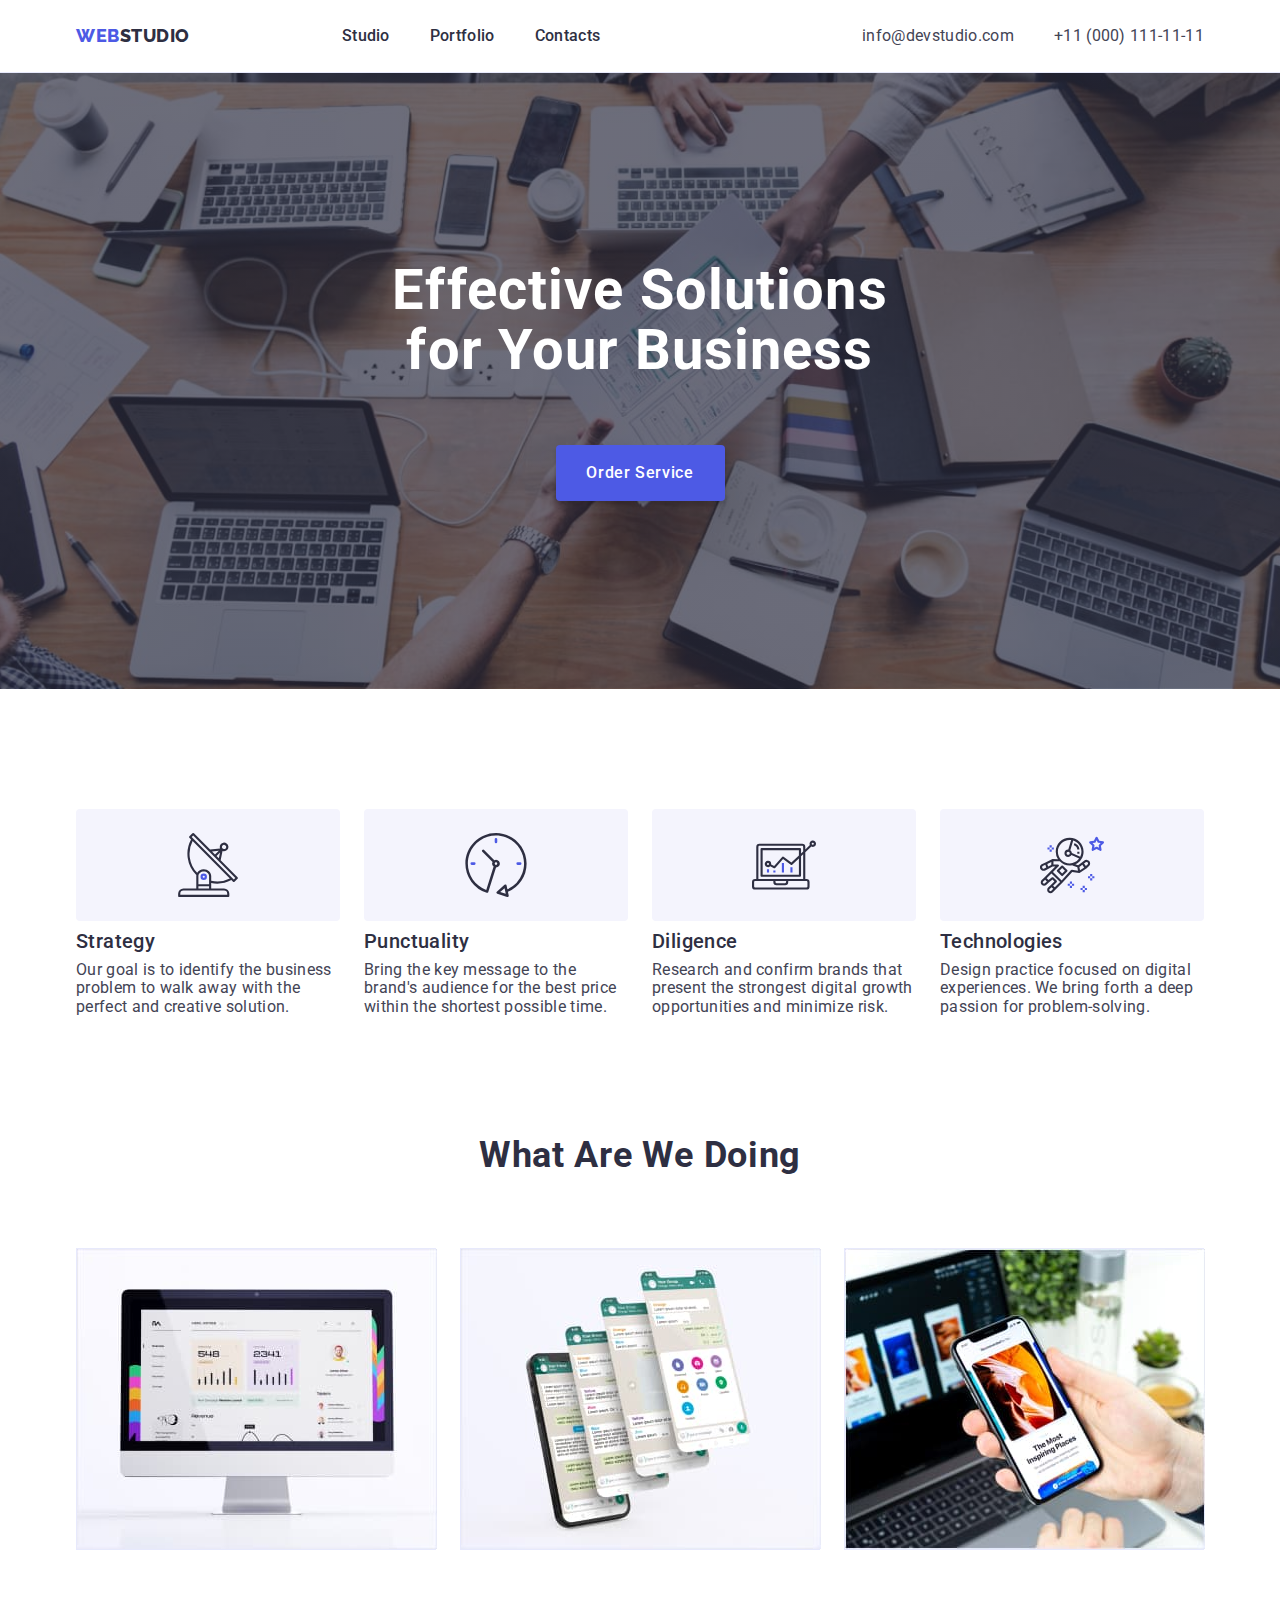
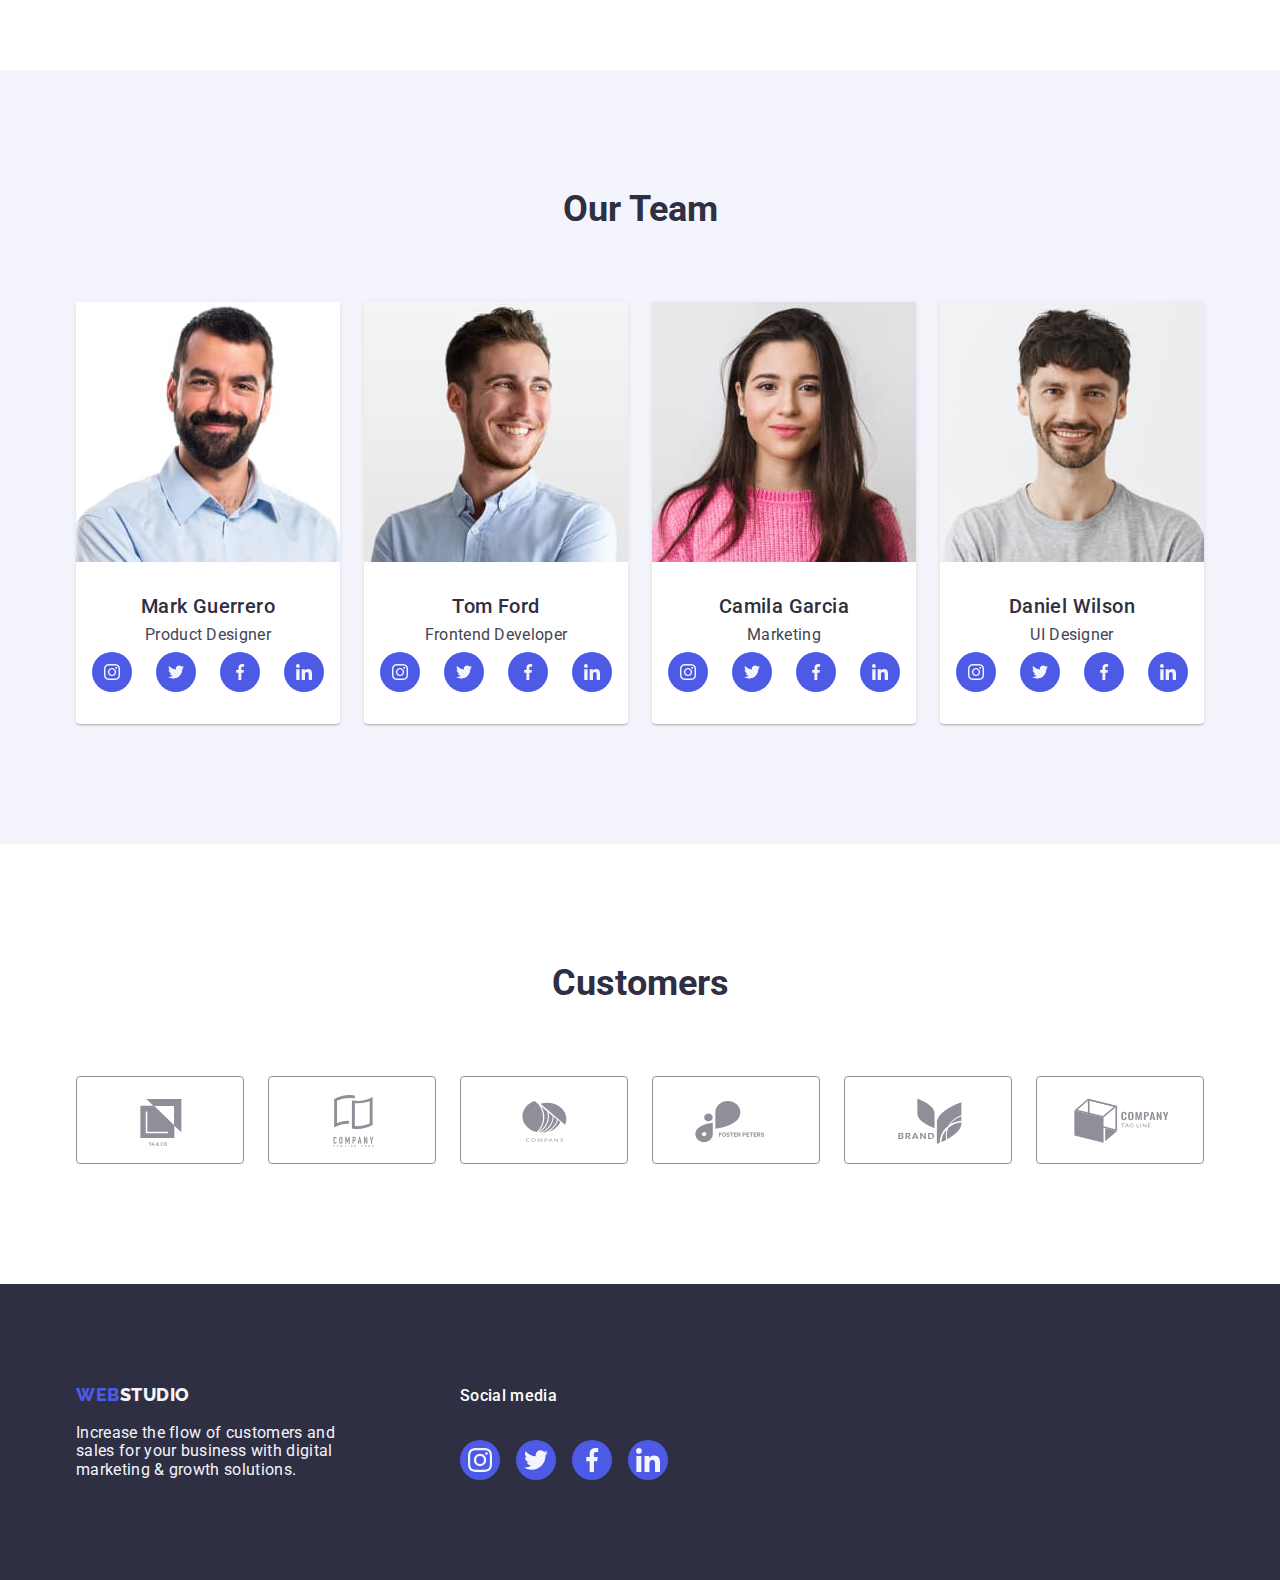
<file: index.html>
<!DOCTYPE html>
<html lang="en">
    <head>
       
         <meta charset="utf-8">
        <title>goit-markup-hw-03</title>
        <!--Custom styles-->
        <link rel="stylesheet" href="https://cdn.jsdelivr.net/npm/modern-normalize@1.1.0/modern-normalize.min.css">
        <link rel="stylesheet" href="./css/style.css">
        <link rel="preconnect" href="https://fonts.googleapis.com">
        <link rel="preconnect" href="https://fonts.gstatic.com" crossorigin>
        <link href="https://fonts.googleapis.com/css2?family=Raleway:wght@800&family=Roboto:wght@400;500;700;900&display=swap"
            rel="stylesheet">
       
    </head>
    <body class="body">
        <header class="header-line">
            <div class="header-container container">
                
                        <nav class="header-nav list">
                                <a href="./index.html" class="header-logo link">Web<span class="header-logo-text">Studio</span></a>
                           

                                <ul class="header-menu list">
                                    <li class="header-menu-item">
                                        <a  href="./index.html" class="header-link link">Studio</a>
                                    </li>
                                    <li class="header-menu-item">
                                        <a  href="./portfolio.html" class="header-link link">Portfolio</a>
                                    </li>
                                    <li class="header-menu-item">
                                        <a  href="" class="header-link link">Contacts</a>
                                    </li>
                                </ul>
                                

                        </nav>
                        <address class="address-menu">
                            <ul class="address-contact-menu list">
                                <li class="address-menu-item">
                                    <a class="address-contact link" href="mailto:info@devstudio.com">info@devstudio.com</a>
                                </li>
                                <li class="address-menu-item">
                                    <a class="address-contact link" href="tel:+110001111111">+11 (000) 111-11-11</a>
                                </li>
                            </ul>
                        </address>

            </div>
                        
        </header>
            <main>
            <!--Hero section 1-->
                <section class="section-hero">
                    <div class="section-hero-container container">
                        <h1 class="hero-title">Effective Solutions for Your Business</h1>
                        <button class="hero-btn" type="button">Order Service</button>
                    </div>
                </section>

            <!--Section features-->

                <section class="section-features">
                    <div class="section-features-container container">
                        <h2 class="features-title" hidden>features</h2>
                            <ul class="features-list list">
                                <li class="features-items">
                                    <div class="features-pictures">
                                        <svg class="features-icon" width="64" height="64">
                                        <use href="./images/icons.svg#antenna"></use>
                                        </svg>
                                    </div>
                                    
                                    <h3 class="features-subtitle">Strategy</h3>
                                    <p class="features-text">Our goal is to identify the business problem to walk away with the perfect and creative solution.</p>
                                </li>
                                <li class="features-items">
                                    <div class="features-pictures">
                                        <svg class="features-icon" width="64" height="64">
                                            <use href="./images/icons.svg#clock"></use>
                                        </svg>
                                    </div>
                                    <h3 class="features-subtitle">Punctuality</h3>
                                    <p class="features-text">Bring the key message to the brand's audience for the best price within the shortest possible time.</p>
                                </li>
                                <li class="features-items">
                                    <div class="features-pictures">
                                        <svg class="features-icon" width="64" height="64">
                                            <use href="./images/icons.svg#diagram"></use>
                                        </svg>
                                    </div>
                                    <h3 class="features-subtitle">Diligence</h3>
                                    <p class="features-text">Research and confirm brands that present the strongest digital growth opportunities and minimize risk.</p>
                                </li>
                                <li class="features-items">
                                    <div class="features-pictures">
                                        <svg class="features-icon" width="64" height="64">
                                            <use href="./images/icons.svg#astronaut"></use>
                                        </svg>
                                    </div>
                                    <h3 class="features-subtitle">Technologies</h3>
                                    <p class="features-text">Design practice focused on digital experiences. We bring forth a deep passion for problem-solving.</p>
                                </li>
                            </ul>
                    </div>
                </section>

            <!--Section pictures-->
                <section class="section-picture">
                    <div class="section-picture-container container">            
                        <h2 class="picture-title">What are we doing</h2>
                        <ul class="picture-list list">
                            <li class="pictures-items">
                            <img class="picture-img" src="./images/img1.jpg" alt="computer" width="360">
                            </li>
                            <li class="pictures-items">
                            <img class="picture-img" src="./images/img2.jpg" alt="phone" width="360">
                            </li>
                            <li class="pictures-items">
                            <img class="picture-img" src="./images/img3.jpg" alt="computer and phone" width="360">
                            </li>
                        </ul>
                    </div>
                    
                </section>

            <!--Section Team-->
                <section class="section-team">
                    <div class="section-team-container container">
                        <h2 class="team-title">Our Team</h2>
                        <ul class="team-list list">
                            <li class="team-item">
                                <img class="team-img"  src="./images/img4.jpg" alt="foto Mark Guerrero" width="264">
                                <div class="card-content">
                                    <h3 class="team-subtitle">Mark Guerrero</h3>
                                    <p class="team-text">Product Designer</p>
                                    <ul class="socials list">
                                        <li class="socials-item">
                                            <a class="socials-link link" href="https://instagram.com" target="_blank" rel="noopener noreferrer" aria-label="icon instagram">
                                                <svg class="socials-icon" width="16" height="16">
                                                    <use href="./images/icons.svg#instagram"></use>
                                                </svg>
                                            </a>
                                        </li>
                                        <li class="socials-item">
                                            <a class="socials-link link" href="https://twitter.com" target="_blank" rel="noopener noreferrer" aria-label="icon twitter">
                                                <svg class="socials-icon" width="16" height="16">
                                                    <use href="./images/icons.svg#twitter"></use>
                                                </svg>
                                            </a>
                                        </li>
                                        <li class="socials-item">
                                            <a class="socials-link link" href="https://facebook.com" target="_blank" rel="noopener noreferrer" aria-label="icon facebook">
                                                <svg class="socials-icon" width="16" height="16">
                                                    <use href="./images/icons.svg#facebook"></use>
                                                </svg>
                                            </a>
                                        </li>
                                        <li class="socials-item">
                                            <a class="socials-link link" href="https://linkedin.com" target="_blank" rel="noopener noreferrer" aria-label="icon linkedin">
                                                <svg class="socials-icon" width="16" height="16">
                                                    <use href="./images/icons.svg#linkedin"></use>
                                                </svg>
                                            </a>
                                        </li>
                                    </ul>
                                </div>
                            </li>
                            <li class="team-item">
                                <img class="team-img" src="./images/img5.jpg" alt="foto Tom Ford" width="264">
                                <div class="card-content">
                                    <h3 class="team-subtitle">Tom Ford</h3>
                                    <p class="team-text">Frontend Developer</p>
                                    <ul class="socials list">
                                        <li class="socials-item">
                                            <a class="socials-link link" href="https://instagram.com" target="_blank" rel="noopener noreferrer"
                                                aria-label="icon instagram">
                                                <svg class="socials-icon" width="16" height="16">
                                                    <use href="./images/icons.svg#instagram"></use>
                                                </svg>
                                            </a>
                                        </li>
                                        <li class="socials-item">
                                            <a class="socials-link link" href="https://twitter.com" target="_blank" rel="noopener noreferrer"
                                                aria-label="icon twitter">
                                                <svg class="socials-icon" width="16" height="16">
                                                    <use href="./images/icons.svg#twitter"></use>
                                                </svg>
                                            </a>
                                        </li>
                                        <li class="socials-item">
                                            <a class="socials-link link" href="https://facebook.com" target="_blank" rel="noopener noreferrer"
                                                aria-label="icon facebook">
                                                <svg class="socials-icon" width="16" height="16">
                                                    <use href="./images/icons.svg#facebook"></use>
                                                </svg>
                                            </a>
                                        </li>
                                        <li class="socials-item">
                                            <a class="socials-link link" href="https://linkedin.com" target="_blank" rel="noopener noreferrer"
                                                aria-label="icon linkedin">
                                                <svg class="socials-icon" width="16" height="16">
                                                    <use href="./images/icons.svg#linkedin"></use>
                                                </svg>
                                            </a>
                                        </li>
                                    </ul>
                                </div>
                            </li>
                            <li class="team-item">
                                <img class="team-img" src="./images/img6.jpg" alt="foto Camila Garcia" width="264">
                                <div class="card-content">
                                    <h3 class="team-subtitle">Camila Garcia</h3>
                                    <p class="team-text">Marketing</p>
                                    <ul class="socials list">
                                        <li class="socials-item">
                                            <a class="socials-link link" href="https://instagram.com" target="_blank" rel="noopener noreferrer"
                                                aria-label="icon instagram">
                                                <svg class="socials-icon" width="16" height="16">
                                                    <use href="./images/icons.svg#instagram"></use>
                                                </svg>
                                            </a>
                                        </li>
                                        <li class="socials-item">
                                            <a class="socials-link link" href="https://twitter.com" target="_blank" rel="noopener noreferrer"
                                                aria-label="icon twitter">
                                                <svg class="socials-icon" width="16" height="16">
                                                    <use href="./images/icons.svg#twitter"></use>
                                                </svg>
                                            </a>
                                        </li>
                                        <li class="socials-item">
                                            <a class="socials-link link" href="https://facebook.com" target="_blank" rel="noopener noreferrer"
                                                aria-label="icon facebook">
                                                <svg class="socials-icon" width="16" height="16">
                                                    <use href="./images/icons.svg#facebook"></use>
                                                </svg>
                                            </a>
                                        </li>
                                        <li class="socials-item">
                                            <a class="socials-link link" href="https://linkedin.com" target="_blank" rel="noopener noreferrer"
                                                aria-label="icon linkedin">
                                                <svg class="socials-icon" width="16" height="16">
                                                    <use href="./images/icons.svg#linkedin"></use>
                                                </svg>
                                            </a>
                                        </li>
                                    </ul>
                                </div>
                            </li>
                            <li class="team-item">
                                <img class="team-img" src="./images/img7.jpg" alt="foto Daniel Wilson" width="264">
                                <div class="card-content">
                                    <h3 class="team-subtitle">Daniel Wilson</h3>
                                    <p class="team-text">UI Designer</p>
                                    <ul class="socials list">
                                        <li class="socials-item">
                                            <a class="socials-link link" href="https://instagram.com" target="_blank" rel="noopener noreferrer"
                                                aria-label="icon instagram">
                                                <svg class="socials-icon" width="16" height="16">
                                                    <use href="./images/icons.svg#instagram"></use>
                                                </svg>
                                            </a>
                                        </li>
                                        <li class="socials-item">
                                            <a class="socials-link link" href="https://twitter.com" target="_blank" rel="noopener noreferrer"
                                                aria-label="icon twitter">
                                                <svg class="socials-icon" width="16" height="16">
                                                    <use href="./images/icons.svg#twitter"></use>
                                                </svg>
                                            </a>
                                        </li>
                                        <li class="socials-item">
                                            <a class="socials-link link" href="https://facebook.com" target="_blank" rel="noopener noreferrer"
                                                aria-label="icon facebook">
                                                <svg class="socials-icon" width="16" height="16">
                                                    <use href="./images/icons.svg#facebook"></use>
                                                </svg>
                                            </a>
                                        </li>
                                        <li class="socials-item">
                                            <a class="socials-link link" href="https://linkedin.com" target="_blank" rel="noopener noreferrer"
                                                aria-label="icon linkedin">
                                                <svg class="socials-icon" width="16" height="16">
                                                    <use href="./images/icons.svg#linkedin"></use>
                                                </svg>
                                            </a>
                                        </li>
                                    </ul>
                                </div>
                            </li>
                        </ul>
                    </div>
                </section>

            <!--Customers section-->

                <section class="section-customers">
                    <div class="customers container">
                        <h2 class="title-customers">Customers</h2>
                            <ul class="clients-list list">
                                <li class="clients-item">
                                    <a href="" class="clients-link link">
                                        <svg class="clients-icon" width="104" height="56">
                                            <use href="./images/icons.svg#Logo-1"></use>
                                        </svg>
                                    </a>
                                </li>
                                <li class="clients-item">
                                    <a href="" class="clients-link link">
                                        <svg class="clients-icon" width="104" height="56">
                                            <use href="./images/icons.svg#Logo-2"></use>
                                        </svg>
                                    </a>
                                </li>
                                <li class="clients-item">
                                    <a href="" class="clients-link link">
                                        <svg class="clients-icon" width="104" height="56">
                                            <use href="./images/icons.svg#Logo-3"></use>
                                        </svg>
                                    </a>
                                </li>
                                <li class="clients-item">
                                    <a href="" class="clients-link link">
                                        <svg class="clients-icon" width="104" height="56">
                                            <use href="./images/icons.svg#Logo-4"></use>
                                        </svg>
                                    </a>
                                </li>
                                <li class="clients-item">
                                    <a href="" class="clients-link link">
                                        <svg class="clients-icon" width="104" height="56">
                                            <use href="./images/icons.svg#Logo-5"></use>
                                        </svg>
                                    </a>
                                </li>
                                <li class="clients-item">
                                    <a href="" class="clients-link link">
                                        <svg class="clients-icon" width="104" height="56">
                                            <use href="./images/icons.svg#Logo-6"></use>
                                        </svg>
                                    </a>
                                </li>
                            </ul>
                        
                    </div>
                </section>
            </main>

            <!--Footer section-->
            <footer class="footer">
                <div class="footer-container container"> 

                    <div class="logo-footer-container container">
                        <a href="./index.html" class="footer-logo link">Web<span class="footer-logo-text">Studio</span></a>
                   
                        <p class="footer-text">Increase the flow of customers and sales for your business with digital marketing & growth solutions.</p>
                    </div>
               
                    <div class="socials-footer-container container">

                        <p class="socials-footer-title">Social media</p>
                            <ul class="socials-footer-list list">
                                <li class="socials-footer-item">
                                    <a class="socials-footer-link link" href="https://instagram.com" target="_blank" rel="noopener noreferrer"
                                                            aria-label="icon instagram">
                                        <svg class="socials-icon" width="24" height="24">
                                            <use href="./images/icons.svg#instagram"></use>
                                        </svg>
                                    </a>
                                </li>
                                <li class="socials-footer-item">
                                    <a class="socials-footer-link link" href="https://twitter.com" target="_blank" rel="noopener noreferrer"
                                                        aria-label="icon instagram">
                                        <svg class="socials-icon" width="24" height="24">
                                            <use href="./images/icons.svg#twitter"></use>
                                        </svg>
                                </a>
                                </li>
                                <li class="socials-footer-item">
                                    <a class="socials-footer-link link" href="https://facebook.com" target="_blank" rel="noopener noreferrer"
                                                        aria-label="icon instagram">
                                        <svg class="socials-icon" width="24" height="24">
                                            <use href="./images/icons.svg#facebook"></use>
                                        </svg>
                                </a>
                                </li>
                                <li class="socials-footer-item">
                                    <a class="socials-footer-link link" href="https://linkedin.com" target="_blank" rel="noopener noreferrer"
                                                        aria-label="icon instagram">
                                        <svg class="socials-icon" width="24" height="24">
                                            <use href="./images/icons.svg#linkedin"></use>
                                        </svg>
                                </a>
                                </li>
                            </ul>
                    </div>

                </div>
            </footer> 
       
    </body>
</html>
</file>
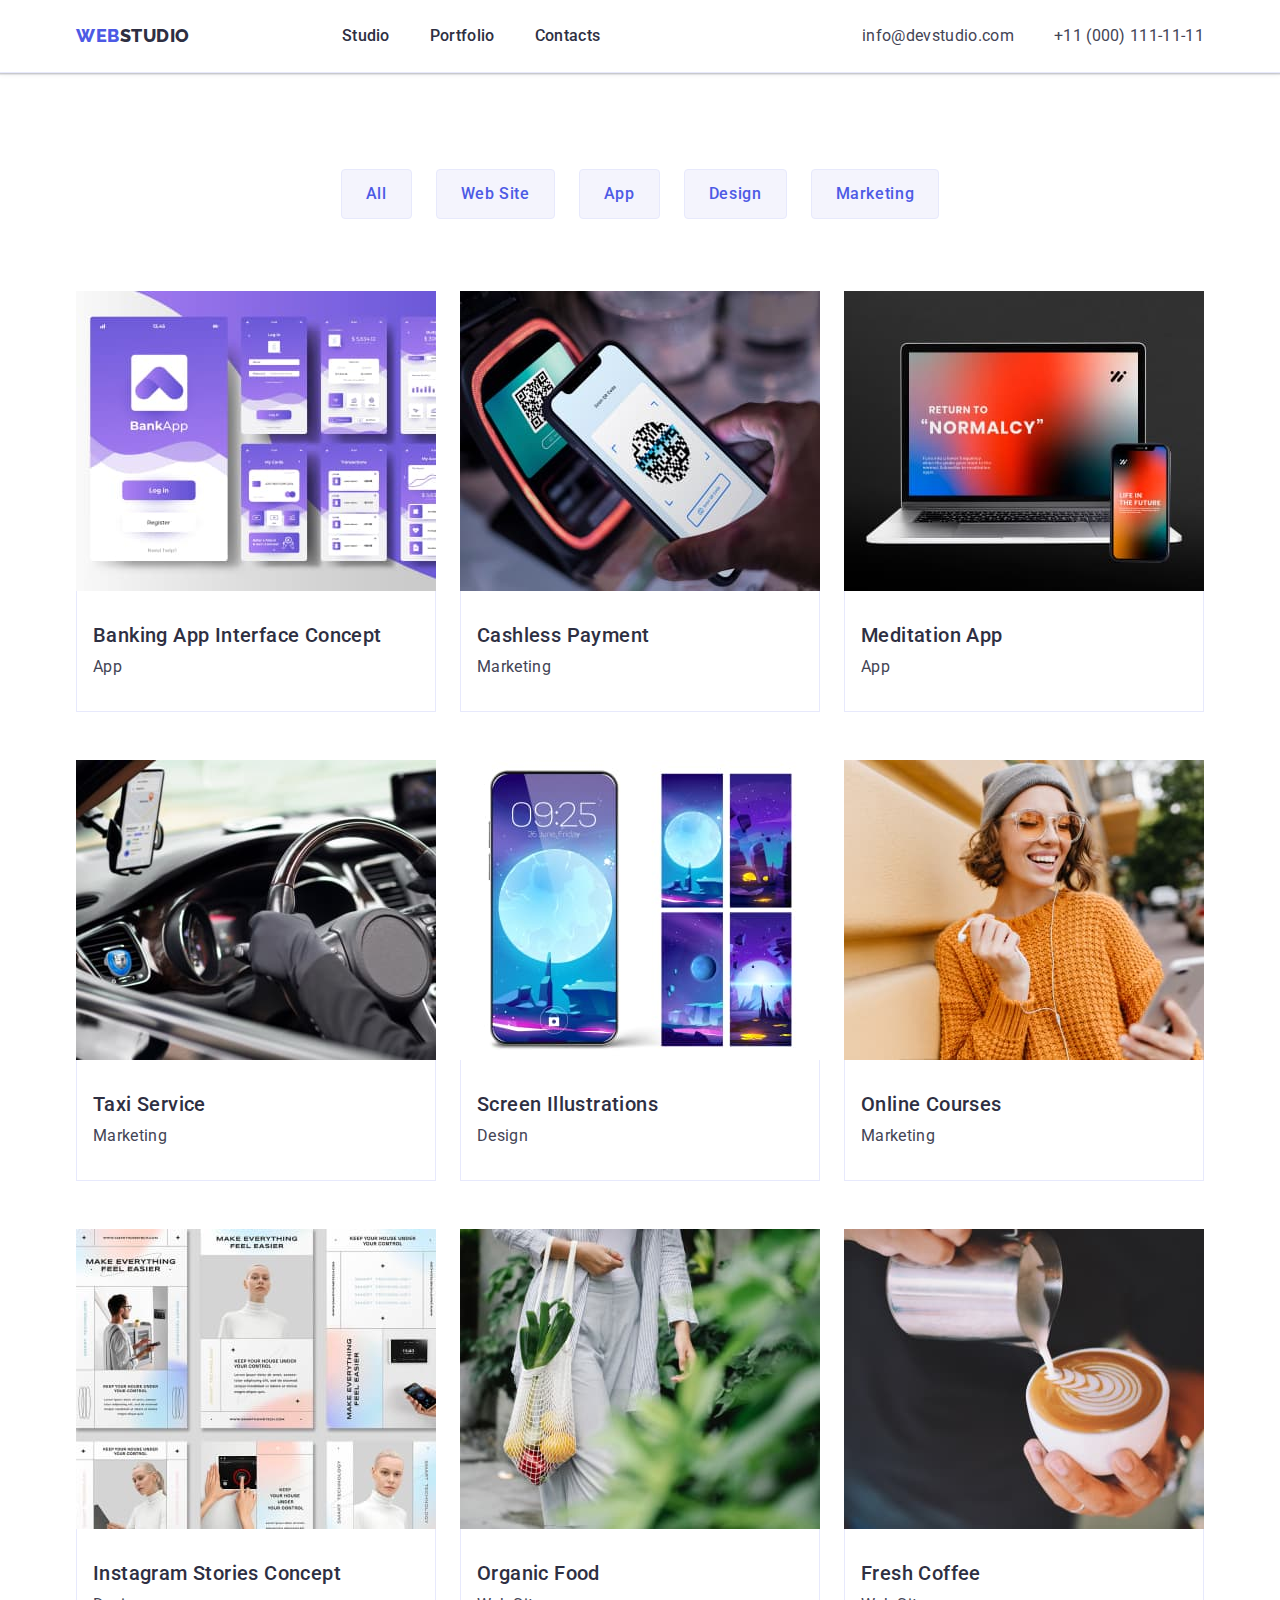
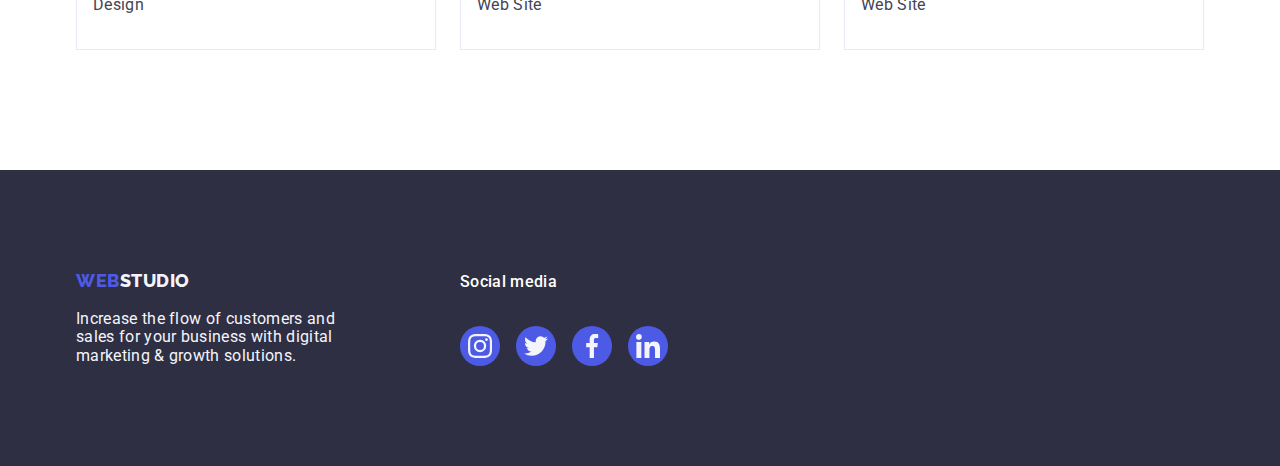
<file: portfolio.html>
<!DOCTYPE html>
<html lang="en">
    <head>
        <meta charset="UTF-8">
        <meta http-equiv="X-UA-Compatible" content="IE=edge">
        <meta name="viewport" content="width=device-width, initial-scale=1.0">
        <title>HW-03</title>

        <!--Custom styles-->
        <link rel="stylesheet" href="https://cdn.jsdelivr.net/npm/modern-normalize@1.1.0/modern-normalize.min.css">
        <link rel="stylesheet" href="./css/style.css">
        <link rel="preconnect" href="https://fonts.googleapis.com">
        <link rel="preconnect" href="https://fonts.gstatic.com" crossorigin>
        <link href="https://fonts.googleapis.com/css2?family=Raleway:wght@800&family=Roboto:wght@400;500;700;900&display=swap"
            rel="stylesheet">

    </head>
    <body class="body">
        <header class="header-line">
            <div class="header-container container">
        
                <nav class="header-nav list">
                    <a href="./index.html" class="header-logo link">Web<span class="header-logo-text">Studio</span></a>
        
        
                    <ul class="header-menu list">
                        <li class="header-menu-item">
                            <a href="./index.html" class="header-link link">Studio</a>
                        </li>
                        <li class="header-menu-item">
                            <a href="./portfolio.html" class="header-link link">Portfolio</a>
                        </li>
                        <li class="header-menu-item">
                            <a href="" class="header-link link">Contacts</a>
                        </li>
                    </ul>
        
        
                </nav>
                <address class="address-menu">
                    <ul class="address-contact-menu list">
                        <li class="address-menu-item">
                            <a class="address-contact link" href="mailto:info@devstudio.com">info@devstudio.com</a>
                        </li>
                        <li class="address-menu-item">
                            <a class="address-contact link" href="tel:+110001111111">+11 (000) 111-11-11</a>
                        </li>
                    </ul>
                </address>
        
            </div>
        
        </header>
    
        
        <!--Portfolio section-->
        <main>
            <section class="section-portfolio">
                <div class="section-portfolio-container container">
                    <h1 class="portfolio-title" hidden>Portfolio Gallery</h1>
                    
                    <ul class="portfolio-btn-menu list">
                        <li>

                            <button class="portfolio-btn" type="button">All</button>

                        </li>
                        <li>
                            <button class="portfolio-btn" type="button">Web Site</button>

                        </li>
                        <li>
                            <button class="portfolio-btn" type="button">App</button>

                        </li>
                        <li>
                            <button class="portfolio-btn" type="button">Design</button>

                        </li>
                        <li>
                        <button class="portfolio-btn" type="button">Marketing</button>

                        </li>
                    </ul>

                    <ul class="row-menu list">
                        <li class="row-item">
                            <a href="" class="row-link link">
                                    <img class="row-img" src="./images/portfolio/img1.jpg" alt="application page example" width="360" height="300">
                                <div class="row-card-container">
                                    <h2 class="row-subtitle">Banking App Interface Concept</h2>
                                    <p class="row-text">App</p>
                                </div>
                            
                            </a>
                        </li>
                        <li class="row-item">
                            <a href="" class="row-link link">
                                    <img class="row-img" src="./images/portfolio/img2.jpg" alt="scanning qr-code for payment" width="360" height="300">
                                <div class="row-card-container">
                                    <h2 class="row-subtitle">Cashless Payment</h2>
                                    <p class="row-text">Marketing</p>
                                </div>
                            
                            </a>
                        </li>
                        <li class="row-item">
                            <a href="" class="row-link link">
                                    <img class="row-img" src="./images/portfolio/img3.jpg" alt="example of a site on gadgets" width="360" height="300">
                                <div class="row-card-container">
                                    <h2 class="row-subtitle">Meditation App</h2>
                                    <p class="row-text">App</p>
                                </div>
                            
                            </a>
                        </li>
                        <li class="row-item">
                            <a href="" class="row-link link">
                                    <img class="row-img" src="./images/portfolio/img4.jpg" alt="car steering wheel and phone with navigator" width="360"
                                        height="300">
                                <div class="row-card-container">
                                    <h2 class="row-subtitle">Taxi Service</h2>
                                    <p class="row-text">Marketing</p>
                                </div>
                            
                            </a>
                        </li>
                        <li class="row-item">
                            <a href="" class="row-link link">
                                    <img class="row-img" src="./images/portfolio/img5.jpg" alt="phone with the moon on the splash screen" width="360"
                                        height="300">
                                <div class="row-card-container">
                                    <h2 class="row-subtitle">Screen Illustrations</h2>
                                    <p class="row-text">Design</p>
                                </div>
                            
                            </a>
                        </li>
                        <li class="row-item">
                            <a href="" class="row-link link">
                                    <img class="row-img" src="./images/portfolio/img6.jpg" alt="girl talking on facetime" width="360" height="300">
                                <div class="row-card-container">
                                    <h2 class="row-subtitle">Online Courses</h2>
                                    <p class="row-text">Marketing</p>
                                </div>
                            
                            </a>
                        </li>
                    
                        <li class="row-item">
                            <a href="" class="row-link link">
                                    <img class="row-img" src="./images/portfolio/img7.jpg" alt="stylish instagram pages" width="360" height="300">
                                <div class="row-card-container">
                                    <h2 class="row-subtitle">Instagram Stories Concept</h2>
                                    <p class="row-text">Design</p>
                                </div>
                            
                            </a>
                        </li>
                        <li class="row-item">
                            <a href="" class="row-link link">
                                    <img class="row-img" src="./images/portfolio/img8.jpg" alt="woman holding a bag of vegetables in her hand" width="360"
                                            height="300">
                                <div class="row-card-container">
                                    <h2 class="row-subtitle">Organic Food</h2>
                                    <p class="row-text">Web Site</p>
                                </div>
                            
                        </a>
                        </li>
                        <li class="row-item">
                            <a href="" class="row-link link">
                                    <img class="row-img" src="./images/portfolio/img9.jpg" alt="barista pouring milk into coffee" width="360" height="300">
                                <div class="row-card-container">
                                    <h2 class="row-subtitle">Fresh Coffee</h2>
                                    <p class="row-text">Web Site</p>
                                </div>
                            
                            </a>
                        </li>
                    </ul>
                </div>
            </section>
        </main>
        
        <!--Footer section-->
        <footer class="footer">
            <div class="footer-container container">
        
                <div class="logo-footer-container container">
                    <a href="./index.html" class="footer-logo link">Web<span class="footer-logo-text">Studio</span></a>
        
                    <p class="footer-text">Increase the flow of customers and sales for your business with digital marketing &
                        growth solutions.</p>
                </div>
        
                <div class="socials-footer-container container">
        
                    <p class="socials-footer-title">Social media</p>
                    <ul class="socials-footer-list list">
                        <li class="socials-footer-item">
                            <a class="socials-footer-link link" href="https://instagram.com" target="_blank"
                                rel="noopener noreferrer" aria-label="icon instagram">
                                <svg class="socials-icon" width="24" height="24">
                                    <use href="./images/icons.svg#instagram"></use>
                                </svg>
                            </a>
                        </li>
                        <li class="socials-footer-item">
                            <a class="socials-footer-link link" href="https://twitter.com" target="_blank"
                                rel="noopener noreferrer" aria-label="icon instagram">
                                <svg class="socials-icon" width="24" height="24">
                                    <use href="./images/icons.svg#twitter"></use>
                                </svg>
                            </a>
                        </li>
                        <li class="socials-footer-item">
                            <a class="socials-footer-link link" href="https://facebook.com" target="_blank"
                                rel="noopener noreferrer" aria-label="icon instagram">
                                <svg class="socials-icon" width="24" height="24">
                                    <use href="./images/icons.svg#facebook"></use>
                                </svg>
                            </a>
                        </li>
                        <li class="socials-footer-item">
                            <a class="socials-footer-link link" href="https://linkedin.com" target="_blank"
                                rel="noopener noreferrer" aria-label="icon instagram">
                                <svg class="socials-icon" width="24" height="24">
                                    <use href="./images/icons.svg#linkedin"></use>
                                </svg>
                            </a>
                        </li>
                    </ul>
                </div>
        
            </div>
        </footer>
    </body>
</html>
</file>
<file: css/style.css>
:root {
    --color-iris: #4d5ae5;
    --color-ocean: #404bbf;
    --color-navy-blue: #2e2f42;
    --color-green: #31d0aa;
    --color-slate: #434455;
    --color-light-slate: #8e8f99;
    --color-cornflower: #e7e9fc;
    --color-cloud: #f4f4fd;
    --color-navy-blue-modal: #2e2f42;
    --color-grey: #2e2f42;
    --color-white: #ffffff;
    --color-dairy: #fcfcfc;
}
body {
    font-family: "Roboto", sans-serif;
    color: var(--color-slate);
    font-weight: 400;
    font-size: 16px;
    background-color: var(--color-white);

}

.link {
    text-decoration: none;
}
.list {
    list-style: none;
}

.container {
    padding: 0 15px;
    margin: 0 auto;
    width: 1158px;
    margin-left: auto;
    margin-right: auto;
}

img {
display: block;
max-width: 100%, 
height: auto;
}

h1,
h2,
h3,
h4,
h5,
h6,
p,
ul {
    margin: 0;
    padding: 0;
}

.header-container {
    display: flex;
    align-items: center;
}

.header-line {
    border-bottom: 1px solid #e7e9fc;
    box-shadow: 0px 2px 1px rgba(46, 47, 66, 0.08), 0px 1px 1px rgba(46, 47, 66, 0.16), 0px 1px 6px rgba(46, 47, 66, 0.08);

}

.header-nav {
    display: flex;
    align-items: center;
    flex-wrap: wrap;
    margin-right: auto;
}


.header-menu {
    display: flex;
    flex-wrap: wrap;
    gap: 40px;

}

.header-link {
    padding: 24px 0;
}

.address-contact-menu {
    display: flex;
    flex-wrap: wrap;
    gap: 40px;
    align-content: flex-end;
}




.header-logo {
    color: var(--color-iris);
    font-family: "Raleway", sans-serif;
    font-weight: 800;
    font-size: 18px;
    line-height: 1.17;
    letter-spacing: 0.03em;
    text-transform: uppercase;
    text-decoration: none;
    margin-right: 76px;

}

.header-logo-text {
    color: var(--color-navy-blue);
    font-family: "Raleway", sans-serif;
    text-decoration: none;
    font-weight: 800;
    font-size: 18px;
    line-height: 1.17;
    letter-spacing: 0.03em;
    text-transform: uppercase;
    margin-right: 76px;
}





.header-link{

    font-weight: 500;
    font-size: 16px;
    line-height: 1.5;
    letter-spacing: 0.02em;
    color: var(--color-navy-blue);
    text-decoration: none;
}

.header-link:hover,
.header-link:focus {
    color: var(--color-ocean);
    font-weight: 500;
}





.address-contact {
    list-style: none;
    font-size: 16px;
    line-height: 1.5;
    letter-spacing: 0.02em;
    color: var(--color-slate);
    text-decoration: none;
}

.address-contact:hover,
.address-contact:focus {
    color: var(--color-ocean);
}

.address-menu {
    font-style: normal;
    padding: 24px 0;
}





.section-hero {
 background-color: var(--color-navy-blue);
 padding-top: 188px;
 padding-bottom: 188px;
 
 background-image: linear-gradient(rgba(46, 47, 66, 0.7), rgba(46, 47, 66, 0.7)), url(../images/people-office1.jpg);
 background-repeat: no-repeat;
 background-position: center;
 background-size: cover;
 max-width: 1440px;
 margin: auto;

}


.hero-title {
    color: var(--color-white);
    font-family: 'Roboto', sans-serif;
    font-weight: 700;
    font-size: 56px;
    line-height: 1.07;
    text-align: center;
    letter-spacing: 0.02em;
        box-sizing: border-box;
        padding-bottom: 64px;
        max-width: 496px;
        margin: auto;
}



.hero-btn {
background-color: #4D5AE5;
font-family: "Roboto", sans-serif;
font-weight: 500;
font-size: 16px;
line-height: 1.5;
letter-spacing: 0.04em;
color: #ffffff;
    cursor: pointer;
    display: block;
    min-width: 169px;
    height: 56px;
    border: none;
    border-radius: 4px;
    margin: auto;
box-shadow: 0px 4px 4px rgba(0, 0, 0, 0.15);
}

.hero-btn:hover,
.hero-btn:focus {
    background-color: var(--color-ocean);
}


.features-subtitle {
    font-weight: 500;
    font-size: 20px;
    line-height: 1.2;
    letter-spacing: 0.02em;
    color: var(--color-grey);
    margin-bottom: 8px;
}

.features-text {
    color: var(--color-slate);
    letter-spacing: 0.02em;
}


.features-list {
    display: flex;
    justify-content: space-between;
    gap: 24px;
}

.section-features {
    padding: 120px 0;
}

.features-items {
    width: calc((100% - 72px) / 4);

}

.features-pictures {
    display: flex;
    justify-content: center;
    align-items: center;
    width: 264px;
    height: 112px;
    background: #F4F4FD;
    border-radius: 4px;
    gap: 24px;
    margin-bottom: 8px;

}



.picture-title {
    font-size: 36px;
    line-height: 1.11;
    text-align: center;
    letter-spacing: 0.02em;
    text-transform: capitalize;
    color: var(--color-navy-blue);
    margin-bottom: 72px;
}

.picture-list {
    display: flex;
    justify-content: space-between;
    gap: 24px;
 
}
.pictures-items {
    width: calc((100% - 48px) / 3);
    border: 1px solid #E7E9FC;
}

.section-picture {
    box-sizing: border-box;
    gap: 24px;
    padding-bottom: 120px;
}






.team-title {
    font-weight: 700;
    font-size: 36px;
    line-height: 1.11;
    text-align: center;
    color: var(--color-grey);
    margin-bottom: 72px;
}

.section-team{
background-color: #f4f4fd;
padding: 120px 0;

}


.team-item {
background-color: #FFFFFF;
display: flex;
    flex-direction: column;
    justify-content: center;
    align-items: center;
    width: calc((100% - 72px) / 4);
    box-shadow: 0px 1px 6px rgba(46, 47, 66, 0.08), 0px 1px 1px rgba(46, 47, 66, 0.16), 0px 2px 1px rgba(46, 47, 66, 0.08);
    border-radius: 0px 0px 4px 4px;
}

.team-list {
    display: flex;
    justify-content: space-between;
    padding: 0;
    gap: 24px;


}



.team-subtitle {
    font-weight: 500;
    font-size: 20px;
    line-height: 1.2;
    letter-spacing: 0.02em;
    color: var(--color-grey);
    text-align: center;
    margin-bottom: 8px;
}
.team-text {
    color: var(--color-slate);
    letter-spacing: 0.02em;
    text-align: center;
    margin-bottom: 8px;
}

.card-content {
    padding: 32px 0;
    border-radius: 0px 0px 4px 4px;
}




.socials {
    display: flex;
    justify-content: center;
    gap: 24px;
}

.socials-icon {
    fill: #f4f4fd;
}

.socials-link {

    display: flex;
    justify-content: center;
    align-items: center;
    width: 40px;
    height: 40px;
    background-color: #4D5AE5;
    border-radius: 50%;
}

.socials-link:hover,
.socials-link:focus {
    background-color: #404BBF;
}

.section-customers {
    padding: 120px 0;
}

.title-customers {
    font-weight: 700;
    font-size: 36px;
    line-height: 1.1;
    text-align: center;
    color: var(--color-grey);
    margin-bottom: 72px;
}

.clients-list {
    display: flex;
    align-items: center;
    gap: 24px;
}


.clients-link {
    display: flex;
    align-items: center;
    justify-content: center;
    width: 168px;
    height: 88px;
    border: 1px solid #8E8F99;
    border-radius: 4px;
    color: #8e8f99;
}

.clients-link:hover,
.clients-link:focus {
    border-color: #404BBF;
    color: #404bbf;
}

.clients-icon {
    fill: currentColor;
}





.footer-logo,
.footer-logo-text {

    font-family: 'Raleway',
        sans-serif;


    font-weight: 800;
    font-size: 18px;
    line-height: 1.17;
    letter-spacing: 0.03em;
    text-transform: uppercase;
    display: inline-block;
    margin-bottom: 16px;
    height: 24px;

}




.footer {
    background-color: var(--color-navy-blue);
    color: var(--color-cloud);
    text-decoration: none;
    
}

.footer-container {
    padding-top: 100px;
    padding-bottom: 100px;
    display: flex;
    align-items: baseline;
    justify-content: center;
    gap: 120px;
    
}


.footer-logo {
    color: var(--color-iris);
}


.footer-logo-text {
    color: var(--color-cloud);
}


.footer-text {
    letter-spacing: 0.02em;
    display: block;
    
}

.logo-footer-container {
    padding: 0;
    max-width: 264px;
}


.socials-footer-title {
    font-style: normal;
    font-weight: 500;
    font-size: 16px;
    display: inline-block;
    height: 24px;
    line-height: 1.5;
    letter-spacing: 0.02em;
    margin-bottom: 16px;
    color: #FFFFFF;
    
}

.socials-footer-link {
    display: flex;
    justify-content: center;
    align-items: center;
    width: 40px;
    height: 40px;
    background-color: #4D5AE5;
    border-radius: 50%;
}

.socials-footer-list {
    display: flex;
    align-items: center;
    gap: 16px;
}

.socials-footer-link:hover,
.socials-footer-link:focus {
    background-color: var(--color-green);
}

.socials-footer-container {
    display: flex;
    flex-direction: column;
    gap: 16px;
    padding: 0;

}

.socials-icon {
   fill: #f4f4fd;
}
 



.portfolio-btn {
    font-family: "Roboto", sans-serif;
    font-weight: 500;
    font-size: 16px;
    line-height: 1.5;
    letter-spacing: 0.04em;
    color: var(--color-iris);
    background-color: var(--color-cloud);
    cursor: pointer;

    padding: 12px 24px;
    border: 1px solid #e7e9fc;
    border-radius: 4px;
}

.portfolio-btn:hover,
.portfolio-btn:focus {
    color: #FFFFFF;
    background-color: #404BBF;
    border: 1px solid transparent;
    box-shadow: 0px 3px 1px rgba(0, 0, 0, 0.1), 0px 2px 1px rgba(0, 0, 0, 0.08), 0px 2px 2px rgba(0, 0, 0, 0.12);
}


.portfolio-btn-menu {
    display: flex;
    justify-content: center;
    gap: 24px;
    margin-bottom: 72px
    
}

.section-portfolio {
    padding: 96px 0 120px;
}





.row-subtitle {
    font-weight: 500;
    font-size: 20px;
    line-height: 1.2;
    letter-spacing: 0.02em;
    color: var(--color-grey);
    margin-bottom: 8px;
}


.row-text {
    font-size: 16px;
    line-height: 1.5;
    letter-spacing: 0.02em;
    color: var(--color-slate);
}



.row-card-container {
    display: flex;
    flex-direction: column;
    align-items: flex-start;
    padding: 32px 16px;
    border: 1px solid #e7e9fc;
    border-top: none;
}

.row-link {
    display: block;
}


.row-menu {
    display: flex;
    flex-wrap: wrap;
    column-gap: 24px;
    row-gap: 48px;
}

.row-item {
width: calc((100% - 48px) / 3);

}
.row-link:hover,
.row-link:focus {
    box-shadow: 0px 1px 6px rgba(46, 47, 66, 0.08), 0px 1px 1px rgba(46, 47, 66, 0.16), 0px 2px 1px rgba(46, 47, 66, 0.08);
}
</file>
